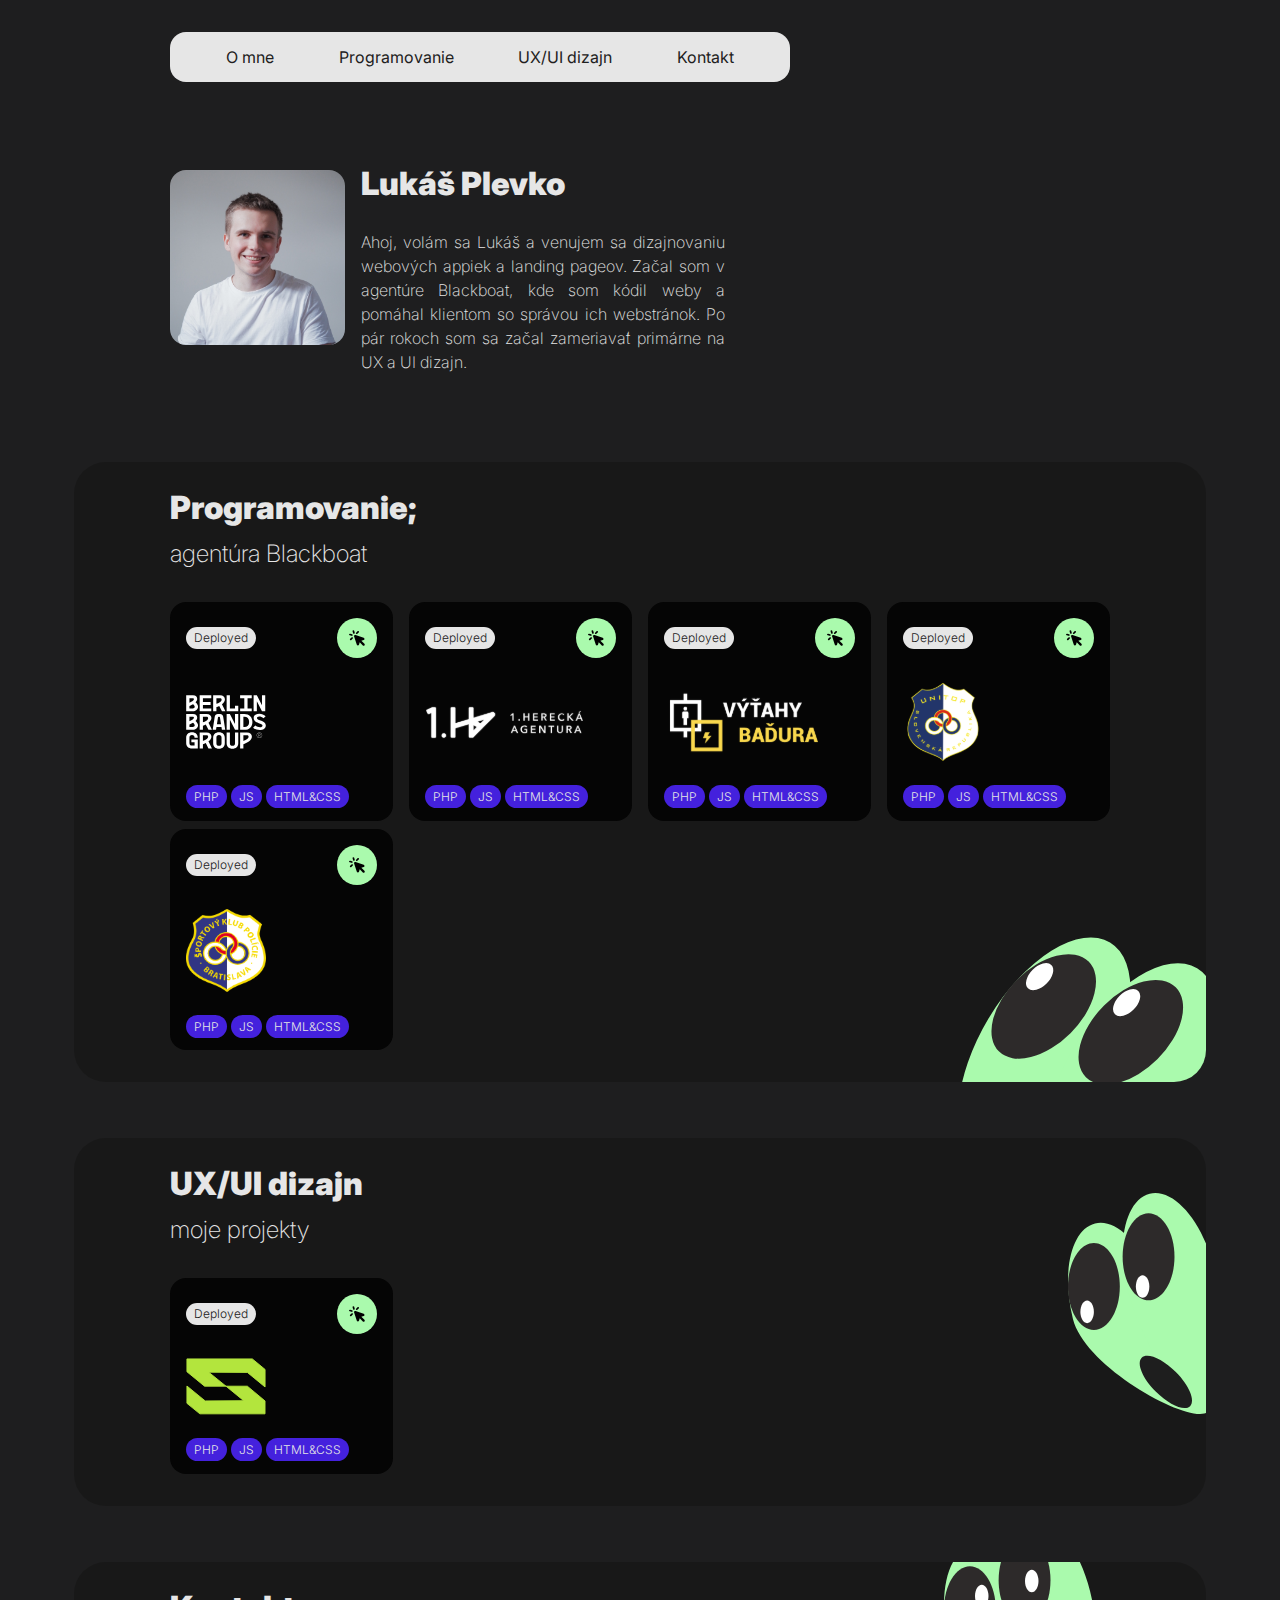
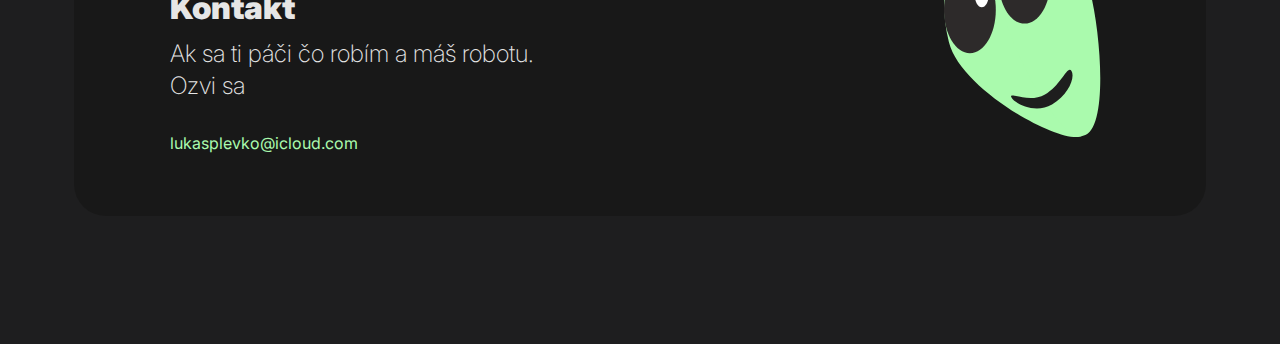
<file: index.html>
<!DOCTYPE html>
<html lang="en">
<head>
    <meta charset="UTF-8">
    <meta name="viewport" content="width=device-width, initial-scale=1.0">
    <title>UX/UI dizajn a development</title>
    <link rel="stylesheet" href="styles/normalize.css">
    <link rel="stylesheet" href="styles/style.css">
    <link rel="shortcut icon" href="/assets/lovely.svg" type="image/x-icon">
</head>
<body>
    <div class="container">
        <nav class="navbar">
            <ul class="navbar__menu">
                <li><a href="#about" class="navbar__nav-link">O mne</a></li>
                <li><a href="#code" class="navbar__nav-link">Programovanie</a></li>
                <li><a href="#design" class="navbar__nav-link">UX/UI dizajn</a></li>
                <li><a href="#contact" class="navbar__nav-link">Kontakt</a></li>
            </ul>
        </nav>
    
        <section id="about" class="section section--no-bg about-me">
            <img src="/assets/me.jpg" alt="" class="me">
            <div class="column">
                <h1>Lukáš Plevko</h1>
                <p class="about-me__perex">Ahoj, volám sa Lukáš a venujem sa dizajnovaniu webových appiek a landing pageov. Začal som v agentúre Blackboat, kde som kódil weby a pomáhal klientom so správou ich webstránok. Po pár rokoch som sa začal zameriavať primárne na UX a UI dizajn. </p>
            </div>
        </section>
        <section id="code" class="section section--wow projects">
            <header class="section__header">
                <h2>Programovanie;</h2>
                <p class="subheading">agentúra Blackboat</p>
            </header>
   
            <div class="projects__grid">
                <a href="/pages/bbg.html" class="project">
                    <header class="project__header">
                        <span class="project__pill project__pill--state">Deployed</span>
                        <div class="project__redirect">
                            <img src="./assets/cursor.svg" alt="Show more about this project" class="project__redirect-img">
                        </div>
                    </header>
                    <img src="./assets/clients/BBG.svg" alt="" class="project__logo">
                    <div class="project__foot">
                        <span class="project__pill project__pill--technology">PHP</span>
                        <span class="project__pill project__pill--technology">JS</span>
                        <span class="project__pill project__pill--technology">HTML&CSS</span>
                    </div>
                </a>

                <a href="pages/prvni-ha.html" class="project">
                    <header class="project__header">
                        <span class="project__pill project__pill--state">Deployed</span>
                        <div class="project__redirect">
                            <img src="./assets/cursor.svg" alt="Show more about this project" class="project__redirect-img">
                        </div>
                    </header>
                    <img src="./assets/clients/prvni-ha.svg" alt="" class="project__logo project__logo-enlarge">
                    <div class="project__foot">
                        <span class="project__pill project__pill--technology">PHP</span>
                        <span class="project__pill project__pill--technology">JS</span>
                        <span class="project__pill project__pill--technology">HTML&CSS</span>
                    </div>
                </a>

                <a href="pages/vytahy-badura.html" class="project">
                    <header class="project__header">
                        <span class="project__pill project__pill--state">Deployed</span>
                        <div class="project__redirect">
                            <img src="./assets/cursor.svg" alt="Show more about this project" class="project__redirect-img">
                        </div>
                    </header>
                    <img src="./assets/clients/badura.svg" alt="" class="project__logo project__logo-enlarge">
                    <div class="project__foot">
                        <span class="project__pill project__pill--technology">PHP</span>
                        <span class="project__pill project__pill--technology">JS</span>
                        <span class="project__pill project__pill--technology">HTML&CSS</span>
                    </div>
                </a>

                <a href="pages/unitop.html" class="project">
                    <header class="project__header">
                        <span class="project__pill project__pill--state">Deployed</span>
                        <div class="project__redirect">
                            <img src="./assets/cursor.svg" alt="Show more about this project" class="project__redirect-img">
                        </div>
                    </header>
                    <img src="./assets/clients/unitop.svg" alt="" class="project__logo">
                    <div class="project__foot">
                        <span class="project__pill project__pill--technology">PHP</span>
                        <span class="project__pill project__pill--technology">JS</span>
                        <span class="project__pill project__pill--technology">HTML&CSS</span>
                    </div>
                </a>

                <a href="pages/skp.html" class="project">
                    <header class="project__header">
                        <span class="project__pill project__pill--state">Deployed</span>
                        <div class="project__redirect">
                            <img src="./assets/cursor.svg" alt="Show more about this project" class="project__redirect-img">
                        </div>
                    </header>
                    <img src="./assets/clients/skp.svg" alt="" class="project__logo">
                    <div class="project__foot">
                        <span class="project__pill project__pill--technology">PHP</span>
                        <span class="project__pill project__pill--technology">JS</span>
                        <span class="project__pill project__pill--technology">HTML&CSS</span>
                    </div>
                </a>

            </div>
        </section>

        <section id="design" class="section section--cool projects">
            <header class="section__header">
                <h2>UX/UI dizajn</h2>
                <p class="subheading">moje projekty</p>
            </header>
   
            <div class="projects__grid">
                <a href="pages/spidra.html" class="project">
                    <header class="project__header">
                        <span class="project__pill project__pill--state">Deployed</span>
                        <div class="project__redirect">
                            <img src="./assets/cursor.svg" alt="Show more about this project" class="project__redirect-img">
                        </div>
                    </header>
                    <img src="./assets/clients/spidra.svg" alt="" class="project__logo">
                    <div class="project__foot">
                        <span class="project__pill project__pill--technology">PHP</span>
                        <span class="project__pill project__pill--technology">JS</span>
                        <span class="project__pill project__pill--technology">HTML&CSS</span>
                    </div>
                </a>

            </div>
        </section>

        <section id="contact" class="section projects section--lovely">
            <header class="section__header">
                <h2>Kontakt</h2>
                <p class="subheading">Ak sa ti páči čo robím a máš robotu. 
                    Ozvi sa</p>
                    <a href="mailto:lukasplevko@icloud.com">lukasplevko@icloud.com</a>
            </header>
   
            <p></p>
        </section>
    </div>

</body>
</html>
</file>
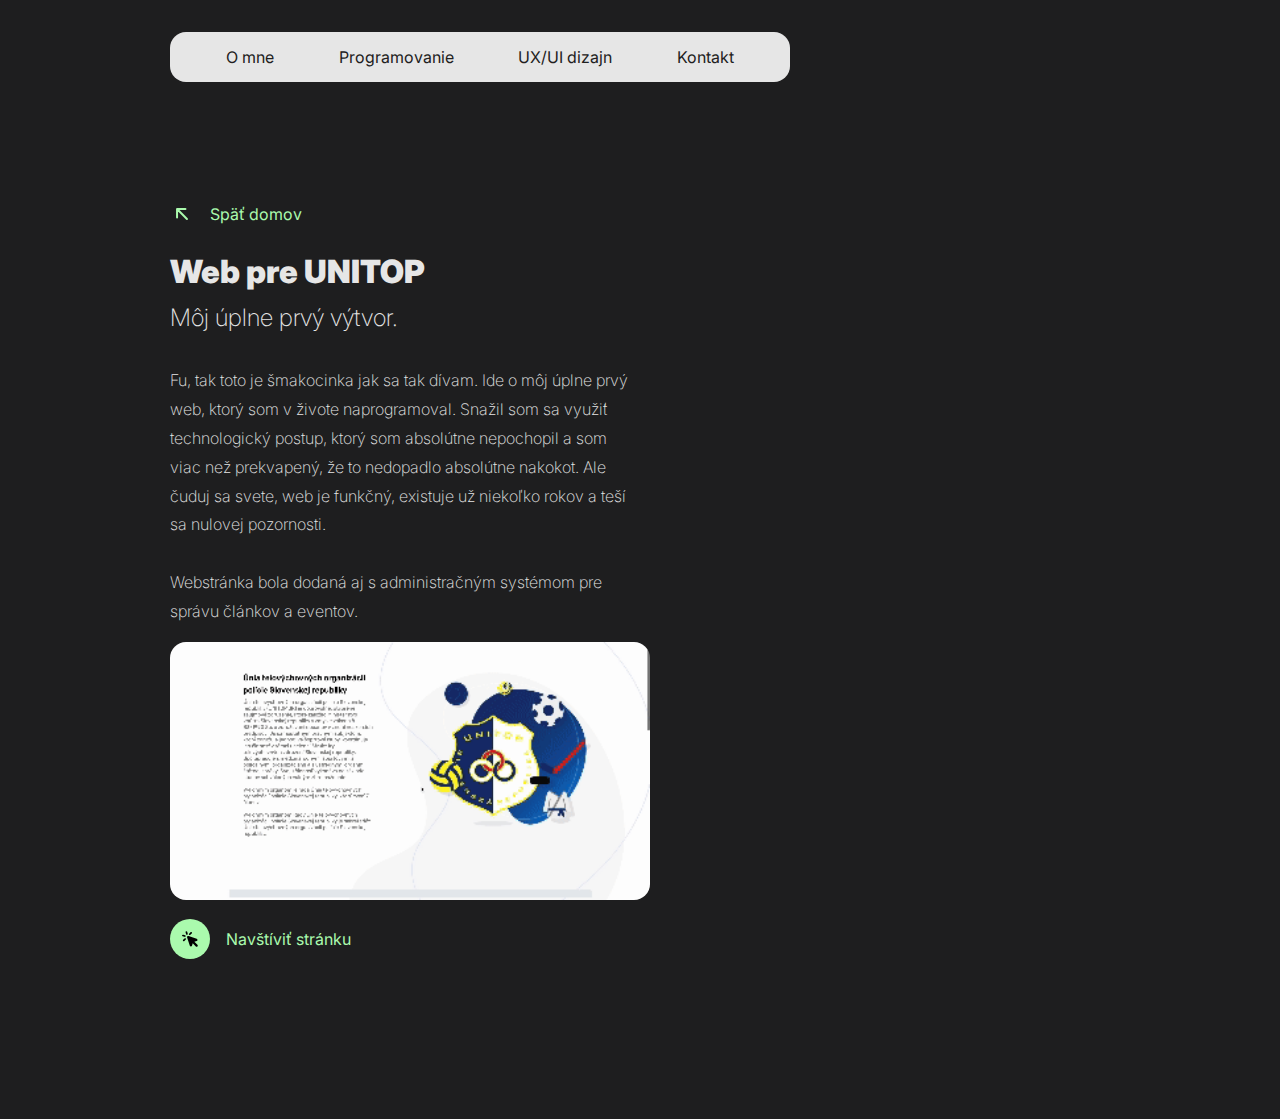
<file: pages/unitop.html>
<!DOCTYPE html>
<html lang="en">
<head>
    <meta charset="UTF-8">
    <meta name="viewport" content="width=device-width, initial-scale=1.0">
    <title>Document</title>
    <title>UX/UI dizajn a development</title>
    <link rel="stylesheet" href="../styles/normalize.css">
    <link rel="stylesheet" href="../styles/style.css">
    <link rel="shortcut icon" href="../assets/lovely.svg" type="image/x-icon">

</head>
<body>

    <div class="container">
        <nav class="navbar">
            <ul class="navbar__menu">
                <li><a href="/#about" class="navbar__nav-link">O mne</a></li>
                <li><a href="/#code" class="navbar__nav-link">Programovanie</a></li>
                <li><a href="/#design" class="navbar__nav-link">UX/UI dizajn</a></li>
                <li><a href="/#contact" class="navbar__nav-link">Kontakt</a></li>
            </ul>
        </nav>
    
        <section id="about" class="section section--no-bg project-detail__section">

            <div class="column">
                <a href="/index.html" class="return-home">
                    <img src="../assets/back.svg" alt="Arrow back">
                    Späť domov
                </a>
                <h1>Web pre UNITOP</h1>
                <p class="subheading">Môj úplne prvý výtvor.</p>
                <p class="project-detail">
                    Fu, tak toto je šmakocinka jak sa tak dívam. Ide o môj úplne prvý web, ktorý som v živote naprogramoval. Snažil som sa využiť technologický postup, ktorý som absolútne nepochopil a som viac než prekvapený, že to nedopadlo absolútne nakokot. Ale čuduj sa svete, web je funkčný, existuje už niekoľko rokov a teší sa nulovej pozornosti.
                    <br><br>
                    Webstránka bola dodaná aj s administračným systémom pre správu článkov a eventov.
             
                </p>
 
                <img src="../assets/clients/unitop.gif" alt="" class="project-detail__gif">
                <a href="https://www.unitopsr.sk/" class="project-detail__redirect">
                    <div class="project__redirect">
                        <img src="../assets/cursor.svg" alt="Show more about this project" class="project__redirect-img">
                    </div>
                    Navštíviť stránku
                </a>

            </div>

        </section>

    </div>
    
</body>
</html>
</file>
<file: styles/style.css>
@import url('https://fonts.googleapis.com/css2?family=Inter:ital,opsz,wght@0,14..32,100..900;1,14..32,100..900&display=swap');
:root{
 --main-bg: #1E1E1F;
 --default-fs: 16px
 --regular-weight: 400;
 --black-weight: 900;
 --thin-weight:200;
 --section-bg: #181818;
 --text-black: #212020;
 --text-white: #E6E6E6;
 --primary: #AAFAAD;
 --pill-bg:#4421DD;
 --margins: 6rem;
}

html{
    scroll-behavior: smooth;;
}
body{
    background-color: var(--main-bg);
    font-size: var(--default-fs);
    font-family: "Inter", sans-serif;
    font-optical-sizing: auto;
    font-style: normal;
    font-weight: var(--regular-weight);
    text-align: left;
    color: var(--text-white);
    padding-bottom: 8rem;


}
a{
    color: var(--primary);
    text-decoration: none;
}
a:hover{
    color: var(--primary);
}

h1,h2,h3{
    font-size: 2rem;
    line-height: 1.75rem;

}

h1,h2,h3,h4,h5,h6{
    letter-spacing: -1%;
    margin: 0;
    font-weight: var(--black-weight);
    margin-bottom: 1rem;
}
p{
    margin: 0;
}

.container{
    max-width: 1132px;
    margin: 0 auto;
    display: flex;
    flex-flow: column;
    row-gap: 3.5rem;
}
.subheading{
    font-size:1.5rem;
    max-width: 400px;
    
    line-height: 2rem;
    font-weight: var(--thin-weight);
    margin-top: .5rem;
    margin-bottom: 2rem;
}
.section{
    background-color: var(--section-bg);
    padding: 2rem var(--margins);
    border-radius: 2rem;

    @media screen and (max-width:600px) {
        padding: 2rem 1rem;
    }
}
.section--wow{
    background-image: url("../assets/wow.svg");
    background-repeat: no-repeat;
    background-position: right bottom;
    @media screen and (max-width: 680px) {
        padding-bottom: 10rem;
    }

}
.section--cool{
    background-image: url("../assets/design-wow.svg");
    background-repeat: no-repeat;
    background-position: right top;
    @media screen and (max-width: 680px) {
        padding-top: 12rem;
    }
}
.section--lovely{
    background-image: url("../assets/lovely.svg");
    background-repeat: no-repeat;
    background-position: right bottom;
    @media screen and (max-width: 680px) {
        padding-bottom: 12rem;
    }
}

.section__header{
    margin-bottom: 2rem;
}

.section--no-bg{
    background-color: transparent;
}

.navbar{
    position: sticky;
    z-index: 100;
    top: .5rem;
    max-width: 556px;
    width: 100%;
    background-color: var(--text-white);
    padding: 16px 2rem;
    border-radius: 1rem;
    margin-top: 2rem;
    margin-left:var(--margins) ;

    @media screen and (max-width:800px) {
        max-width: 310px;
        font-size: .8rem;
        margin: 0 auto;
        position: fixed;
        bottom: 2rem;
        top: unset;
        left: 50%;
        transform: translateX(-50%);
    }

}
.navbar__menu{
    list-style-type: none;
    display: flex;
    justify-content: space-around;
    align-items: center;
    padding-left: 0;
    margin: 0;
    gap: 1rem;
}
.navbar__nav-link{
    color: var(--text-black);
}

.about-me{
    display: flex;
    align-items: flex-start;
    column-gap: 1rem;
    @media screen and (max-width: 680px) {
        flex-flow: column;
        row-gap: 2rem;
    }
}
.about-me__perex{
    max-width: 364px;
    width: 100%;
    line-height: 1.5rem;
    font-weight: 200;
    margin: 0;
    text-align:justify;
}
.about-me .column{
    display: flex;
    flex-flow: column;
    justify-content: flex-start;
    gap: 1rem;
}
.me{
    width: 10.93rem;
    height: 10.93rem;
    border-radius: 1rem;
    object-fit: cover;
}

.projects__grid{
    display: grid;
    grid-template-columns: repeat(4,1fr);
    row-gap: .5rem;
    column-gap: 1rem;

    @media screen and (max-width: 1026px) {
        grid-template-columns: repeat(3,1fr);
    }

    @media screen and (max-width: 1026px) {
        grid-template-columns: repeat(2,1fr);
    }

    @media screen and (max-width: 680px) {
        grid-template-columns: repeat(1,1fr);
    }

}

.project{
    display: flex;
    flex-flow: column;
    justify-content: space-between;
    row-gap:1.5rem;
    border-radius: 1rem;
    background-color: #050505;
    padding: 1rem;
    transition: transform .3s ease-in-out ;
}

.project:hover{
    transform: translateY(-0.25rem);
}


.project__pill{
    border-radius: 1rem;
    background-color: var(--text-white);
    color: var(--text-black);
    font-size: .75rem;
    font-weight: 300;
    padding: .25rem .5rem;
}
.project__pill--technology{
    background-color: var(--pill-bg);
    color: var(--text-white);
}

.project__logo{
width: 5rem;
object-fit: contain;

}
.project__logo-enlarge{
    width: 10rem;
}

.project__header{
    display: flex;
    align-items: center;
    justify-content: space-between;
}

.project__redirect{
    width: 2.5rem;
    height:2.5rem;
    display: flex;
    justify-content: center;
    background-color: var(--primary);
    border-radius: 50%;
    transition: transform .2s ease-in-out;
}

.project__redirect:hover{
    transform: translateY(-0.25rem) scale(1.1);
}

.project__redirect img{
    width: 1rem;
}

.project-detail{
    max-width: 470px;
    font-size: 1rem;
    line-height: 1.8rem;
    font-weight: 200;
}
.project-detail__gif{
    margin-top: 1rem;
    border-radius: 1rem;
    width: 100%;
    max-width: 30rem;
}


.project-detail__redirect{
    margin-top: 1rem;
    display: flex;
    align-items: center;
    gap: 1rem;
}

.return-home{
    display: flex;
    align-items: center;
    gap: 1rem;
    margin: 2rem 0;
}
</file>
